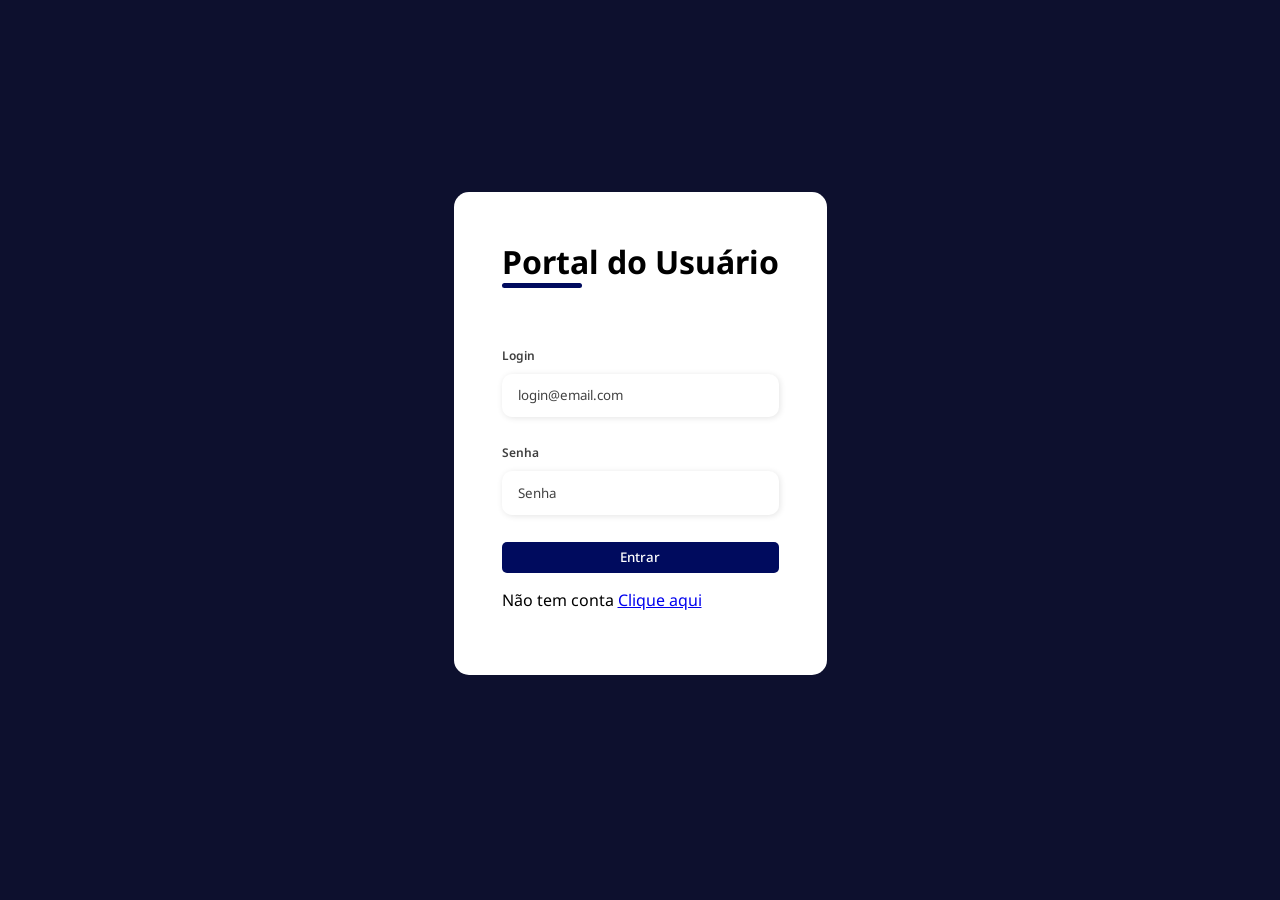
<file: index.html>
<!DOCTYPE html>
<html lang="pt-br">

<head>
    <meta charset="UTF-8">
    <meta name="viewport" content="width=device-width, initial-scale=1.0">
    <link rel="stylesheet" href="login.css">
    <title>CP03 Login</title>
</head>

<body>
    <div class="container">
        <div class="formulario">
            <form id="form" action="#">
                <div class="form-header">
                    <div class="titulo">
                        <h1>Portal do Usuário</h1>
                    </div>
                </div>
                <div class="login-inputs">
                    <div class="input">
                        <label for="login">Login</label>
                        <input id="login" type="text" name="login" placeholder="login@email.com">
                    </div>
                    <div class="input">
                        <label for="password">Senha</label>
                        <input id="password" type="password" name="password" placeholder="Senha">
                    </div>
                <div class="botao-login">
                    <button type="submit"><a>Entrar</a></button>
                    <p>Não tem conta <a href="cadastro.html">Clique aqui</a></p>
                </div>
            </form>
        </div>
    </div>
</body>

</html>
</file>
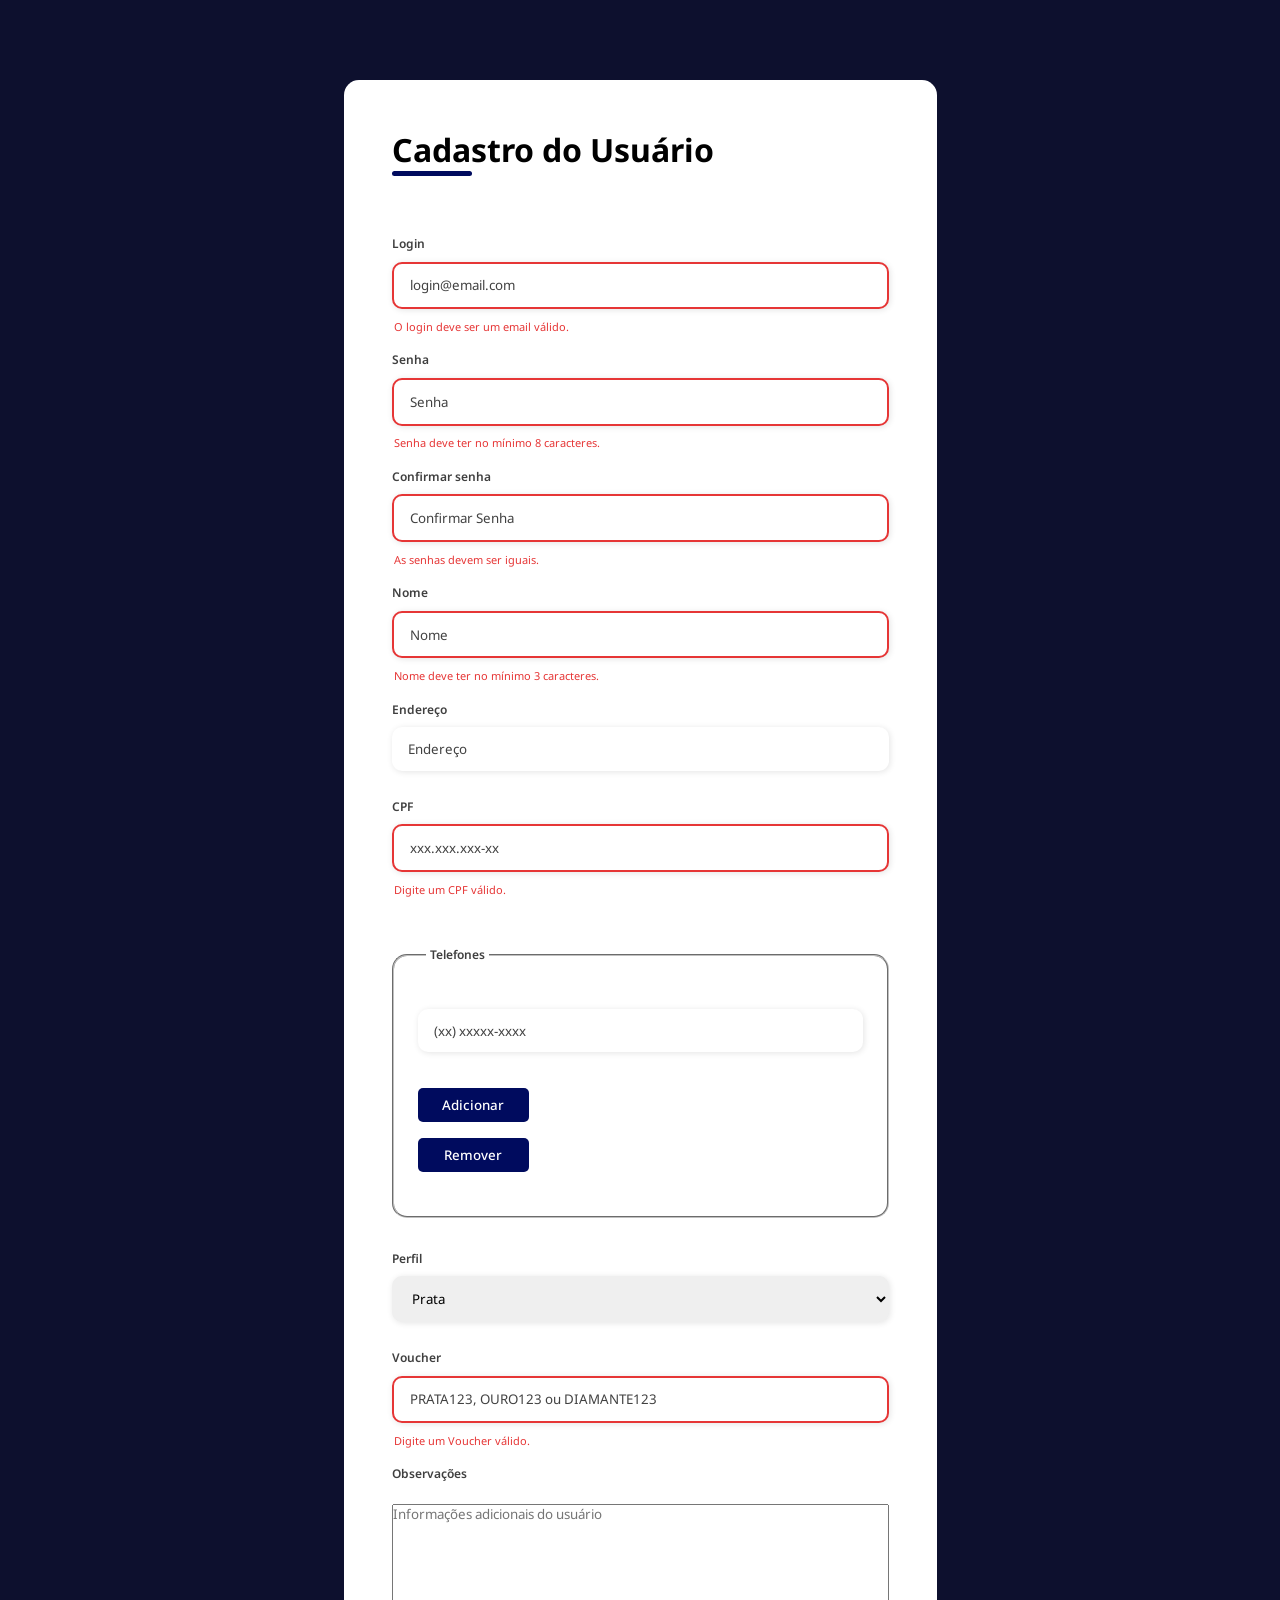
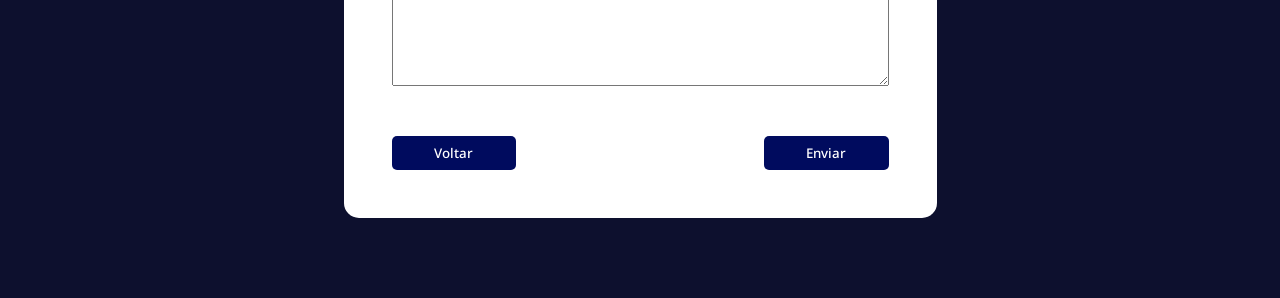
<file: cadastro.html>
<!DOCTYPE html>
<html lang="pt-br">

<head>
    <meta charset="UTF-8">
    <meta name="viewport" content="width=device-width, initial-scale=1.0">
    <link rel="stylesheet" href="cadastro.css">
    <title>CP03 Cadastro</title>
</head>

<body>
    <div class="container">
        <div class="formulario">
            <form id="form" action="#">
                <div class="form-header">
                    <div class="titulo">
                        <h1>Cadastro do Usuário</h1>
                    </div>
                </div>
                <div class="cadastro-inputs">
                    <div class="input">
                        <label for="login">Login</label> 
                        <input class="input-box" id="login" type="text" name="login" placeholder="login@email.com" oninput="validarLogin()">
                        <span class="span-required">O login deve ser um email válido.</span>
                    </div>
                    <div class="input">
                        <label for="password">Senha</label>
                        <input class="input-box" id="password" type="password" name="password" placeholder="Senha" oninput="validarSenha()">
                        <span class="span-required">Senha deve ter no mínimo 8 caracteres.</span>
                    </div>
                    <div class="input">
                        <label for="confirm-password">Confirmar senha</label>
                        <input class="input-box" id="confirm-password" type="password" name="confirm-password" placeholder="Confirmar Senha" oninput="validarConfirmarSenha()">
                        <span class="span-required">As senhas devem ser iguais.</span>
                    </div>
                    <div class="input">
                        <label for="nome">Nome</label>
                        <input class="input-box" id="nome" type="text" name="nome" placeholder="Nome" class="required" oninput="validarNome()">
                        <span class="span-required">Nome deve ter no mínimo 3 caracteres.</span>
                    </div>
                    <div class="input">
                        <label for="endereco">Endereço</label>
                        <input class="input-box" id="endereco" type="text" name="endereco" placeholder="Endereço" oninput="validarEndereco()">
                        <span class="span-required"></span>
                    </div>
                    <div class="input">
                        <label for="cpf">CPF</label>
                        <input class="input-box" id="cpf" type="text" name="cpf" placeholder="xxx.xxx.xxx-xx" oninput="validarCPF()">
                        <span class="span-required">Digite um CPF válido.</span>
                    </div>
                    <div class="telefone-formulario">
                        <fieldset class="telefone-fieldset">
                            <legend class="telefone-titulo">Telefones</legend>
                            <div id="telefone-inputs" class="telefone-inputs">
                                <div class="input-telefone">
                                    <input class="input-telefone-box" type="tel" name="telefone" placeholder="(xx) xxxxx-xxxx">
                                </div>
                                <button class="botao-telefone" id="adicionar-telefone" type="button" onclick="adicionarTel()">Adicionar</button>
                                <button class="botao-telefone" id="excluir-telefone" type="button" onclick="excluirTel()">Remover</button>
                            </div>
                        </fieldset>
                    </div>
                    <div class="input">
                        <label for="perfil">Perfil</label>
                        <select id="select-perfil-box" name="perfil">
                            <option value="A">Prata</option>
                            <option value="B">Ouro</option>
                            <option value="C">Diamante</option>
                        </select>
                    </div>
                    <div class="input">
                        <label for="voucher">Voucher</label>
                        <input class="input-box" id="voucher" type="text" name="voucher" placeholder="PRATA123, OURO123 ou DIAMANTE123" oninput="validarVoucher()">
                        <span class="span-required">Digite um Voucher válido.</span>
                    </div>
                    <div class="input">
                        <label for="cpf">Observações</label><br>
                        <textarea id="textarea-box" name="observacao" placeholder="Informações adicionais do usuário" rows="10" cols="60"></textarea>
                    </div>
                </div>
                <div class="botao-login">
                    <button type="button"><a href="index.html">Voltar</a></button>
                    <button type="submit">Enviar</button>
                </div>
            </form>
        </div>
    </div>

    <script src="scripts.js"></script>
</body>

</html>
</file>
<file: login.css>
@import url('https://fonts.googleapis.com/css2?family=Noto+Sans:ital,wght@0,100..900;1,100..900&display=swap');

* {
    padding: 0;
    margin: 0;
    box-sizing: border-box;
    font-family: "Noto Sans", sans-serif;
}

body {
    display: flex;
    justify-content: center;
    align-items: center;
    background-color: #0d102e;
}

.formulario {
    display: flex;
    justify-content: center;
    align-items: center;
    flex-direction: column;
    background-color: white;
    padding: 3rem;
    margin-top: 12rem;
    border-radius: 15px;
}

.form-header {
    margin-bottom: 3rem;
    display: flex;
}

.form-header h1::after {
    content: '';
    display: block;
    width: 5rem;
    height: 0.3rem;
    background-color: #000b5e;
    margin: 0 auto;
    position: absolute;
    border-radius: 10px;
}

.botao-login {
    display: flex;
    flex-direction: column;
    gap: 1rem;
}

.botao-login button {
    border: none;
    border-radius: 5px;
    background-color: #000b5e;
    padding: 0.4rem 1rem;
    cursor: pointer;
    transition: background-color .3s ease;
}

.botao-login button:hover {
    background-color: #4954a3;
}

.botao-login button a {
    text-decoration: none;
    font-weight: 500;
    color: white;
}

.login-inputs {
    display: flex; 
    flex-direction: column;
    justify-content: center;
    padding: 1rem 0;
}

.input {
    display: flex;
    flex-direction: column;
    margin-bottom: 1.1rem;
}

.input select {
    margin: 0.6rem 0;
    padding: 0.8rem 1rem;
    border: none;
    border-radius: 10px;
    box-shadow: 1px 1px 6px #0000001c;
}

.input input {
    margin: 0.6rem 0;
    padding: 0.8rem 1rem;
    border: none;
    border-radius: 10px;
    box-shadow: 1px 1px 6px #0000001c;
}

.input input:hover {
    background-color: #eeeeee75;
}

.input input:focus-visible {
    outline: 1px solid #000b5e;
}

.input input::placeholder {
    color: #000000be;
}

.input label {
    font-size: 0.75rem;
    font-weight: 600;
    color: #000000c0;
}

/* .span-required {
    display: none;
    font-size: 11px;
    margin: 0 0 0 2px;
    color: #e63636;
} */
</file>
<file: cadastro.css>
@import url('https://fonts.googleapis.com/css2?family=Noto+Sans:ital,wght@0,100..900;1,100..900&display=swap');

* {
    padding: 0;
    margin: 0;
    box-sizing: border-box;
    font-family: "Noto Sans", sans-serif;
}

body {
    display: flex;
    justify-content: center;
    align-items: center;
    background-color: #0d102e;
}

.formulario {
    width: 100%;
    display: flex;
    justify-content: center;
    align-items: center;
    flex-direction: column;
    background-color: white;
    padding: 3rem;
    margin: 5rem 0;
    border-radius: 15px;
}

.form-header {
    margin-bottom: 3rem;
    display: flex;
}

.form-header h1::after {
    content: '';
    display: block;
    width: 5rem;
    height: 0.3rem;
    background-color: #000b5e;
    margin: 0 auto;
    position: absolute;
    border-radius: 10px;
}

.botao-login {
    display: flex;
    align-items: center;
    justify-content: space-between;
    padding-top: 1rem;
}

.botao-login button {
    border: none;
    border-radius: 5px;
    background-color: #000b5e;
    width: 25%;
    padding: 0.5rem 1rem;
    cursor: pointer;
    transition: background-color .3s ease;
    font-weight: 500;
    color: white;
}

.botao-login button:hover {
    background-color: #4954a3;
}

.botao-login button a {
    text-decoration: none;
    font-weight: 500;
    color: white;
}

.cadastro-inputs {
    display: flex; 
    flex-direction: column;
    justify-content: center;
    padding: 1rem 0;
}

.input-telefone,
.input {
    display: flex;
    flex-direction: column;
    margin-bottom: 1.1rem;
}

.input select {
    margin: 0.6rem 0;
    padding: 0.8rem 1rem;
    border: none;
    border-radius: 10px;
    box-shadow: 1px 1px 6px #0000001c;
}

.input-telefone input,
.input input {
    margin: 0.6rem 0;
    padding: 0.8rem 1rem;
    border: none;
    border-radius: 10px;
    box-shadow: 1px 1px 6px #0000001c;
}

.input-telefone input:hover,
.input input:hover {
    background-color: #eeeeee75;
}

.input-telefone input:focus-visible,
.input input:focus-visible {
    outline: 1px solid #000b5e;
}

.input-telefone input::placeholder,
.input input::placeholder {
    color: #000000be;
}

.input label {
    font-size: 0.75rem;
    font-weight: 600;
    color: #000000c0;
}

.telefone-titulo {
    margin-left: 1rem;
    padding: 0 0.25rem;
    font-size: 0.75rem;
    font-weight: 600;
    color: #000000c0;
}

.telefone-fieldset {
    padding: 1rem;
    margin: 2rem 0;
    border-radius: 15px;
}

.telefone-inputs {
    display: flex;
    flex-direction: column;
    margin: 0.75rem 0;
    padding: 0.5rem;
}

.botao-telefone {
    display: flex;
    align-items: center;
    justify-content: center;
    width: 25%;
    border: none;
    border-radius: 5px;
    background-color: #000b5e;
    margin: 0.5rem 0;
    padding: 0.5rem 1rem;
    cursor: pointer;
    transition: background-color .3s ease;
    font-weight: 500;
    color: white;
}

.botao-telefone:hover {
    background-color: #4954a3;
}

#resultado {
    margin: 1rem;
    font-size: 0.75rem;
    font-weight: 600;
    color: #000000c0;
}

.span-required {
    display: none;
    font-size: 11px;
    margin: 0 0 0 2px;
    color: #e63636;
}
</file>
